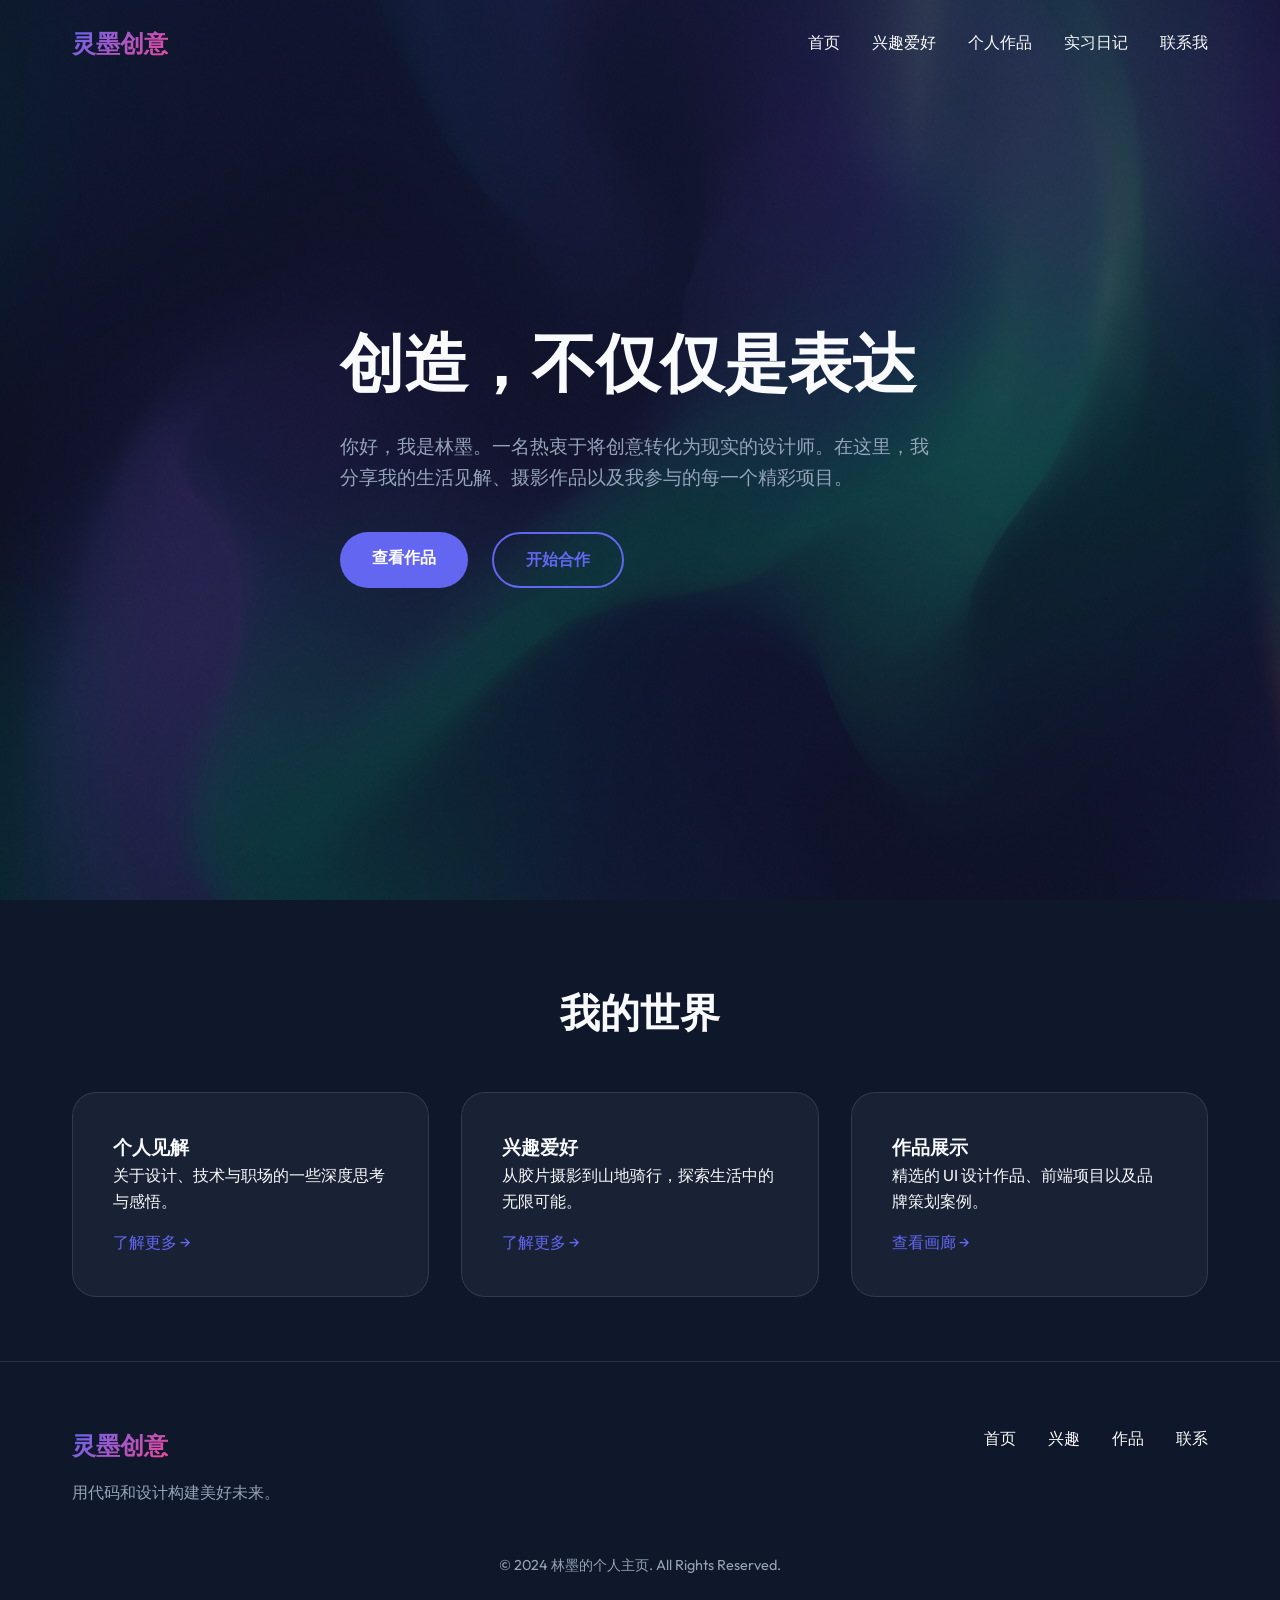
<file: index.html>
<!DOCTYPE html>
<html lang="zh-CN">
<head>
    <meta charset="UTF-8">
    <meta name="viewport" content="width=device-width, initial-scale=1.0">
    <title>个人主页 | 探索创意与生活</title>
    <link rel="stylesheet" href="css/style.css">
    <link href="https://fonts.googleapis.com/css2?family=Outfit:wght@300;400;600;800&family=Noto+Sans+SC:wght@300;400;700&display=swap" rel="stylesheet">
    <style>
        .hero {
            height: 100vh;
            display: flex;
            align-items: center;
            background: linear-gradient(rgba(15, 23, 42, 0.7), rgba(15, 23, 42, 0.7)), url('images/hero_bg.png');
            background-size: cover;
            background-position: center;
        }

        .hero-content h1 {
            font-size: 4rem;
            margin-bottom: 1rem;
            animation: fadeInUp 1s ease-out;
        }

        .hero-content p {
            font-size: 1.2rem;
            color: var(--text-muted);
            margin-bottom: 2.5rem;
            max-width: 600px;
            animation: fadeInUp 1s ease-out 0.2s backwards;
        }

        .cta-buttons {
            display: flex;
            gap: 1.5rem;
            animation: fadeInUp 1s ease-out 0.4s backwards;
        }

        .btn {
            padding: 0.8rem 2rem;
            border-radius: 50px;
            font-weight: 600;
            display: inline-block;
        }

        .btn-primary {
            background: var(--primary);
            color: white;
        }

        .btn-outline {
            border: 2px solid var(--primary);
            color: var(--primary);
        }

        .section-title {
            text-align: center;
            margin: 5rem 0 3rem;
            font-size: 2.5rem;
        }

        .features-grid {
            display: grid;
            grid-template-columns: repeat(auto-fit, minmax(300px, 1fr));
            gap: 2rem;
        }

        .feature-card {
            padding: 2.5rem;
            border-radius: 1.5rem;
            transition: var(--transition);
        }

        .feature-card:hover {
            transform: translateY(-10px);
            border-color: var(--primary);
        }

        @keyframes fadeInUp {
            from { opacity: 0; transform: translateY(30px); }
            to { opacity: 1; transform: translateY(0); }
        }
    </style>
</head>
<body>
    <div id="toast-container"></div>

    <header>
        <div class="container">
            <nav>
                <a href="index.html" class="logo">灵墨创意</a>
                <ul class="nav-links">
                    <li><a href="index.html">首页</a></li>
                    <li><a href="hobbies.html">兴趣爱好</a></li>
                    <li><a href="portfolio.html">个人作品</a></li>
                    <li><a href="diary.html">实习日记</a></li>
                    <li><a href="contact.html">联系我</a></li>
                </ul>
            </nav>
        </div>
    </header>

    <section class="hero">
        <div class="container">
            <div class="hero-content">
                <h1>创造，不仅仅是表达</h1>
                <p>你好，我是林墨。一名热衷于将创意转化为现实的设计师。在这里，我分享我的生活见解、摄影作品以及我参与的每一个精彩项目。</p>
                <div class="cta-buttons">
                    <a href="portfolio.html" class="btn btn-primary">查看作品</a>
                    <a href="contact.html" class="btn btn-outline">开始合作</a>
                </div>
            </div>
        </div>
    </section>

    <main class="container">
        <h2 class="section-title">我的世界</h2>
        <div class="features-grid">
            <div class="feature-card glass">
                <h3>个人见解</h3>
                <p>关于设计、技术与职场的一些深度思考与感悟。</p>
                <a href="hobbies.html" style="color: var(--primary); margin-top: 1rem; display: block;">了解更多 →</a>
            </div>
            <div class="feature-card glass">
                <h3>兴趣爱好</h3>
                <p>从胶片摄影到山地骑行，探索生活中的无限可能。</p>
                <a href="hobbies.html" style="color: var(--primary); margin-top: 1rem; display: block;">了解更多 →</a>
            </div>
            <div class="feature-card glass">
                <h3>作品展示</h3>
                <p>精选的 UI 设计作品、前端项目以及品牌策划案例。</p>
                <a href="portfolio.html" style="color: var(--primary); margin-top: 1rem; display: block;">查看画廊 →</a>
            </div>
        </div>
    </main>

    <footer>
        <div class="container">
            <div class="footer-content">
                <div class="footer-info">
                    <span class="logo">灵墨创意</span>
                    <p style="margin-top: 1rem; color: var(--text-muted);">用代码和设计构建美好未来。</p>
                </div>
                <ul class="nav-links">
                    <li><a href="index.html">首页</a></li>
                    <li><a href="hobbies.html">兴趣</a></li>
                    <li><a href="portfolio.html">作品</a></li>
                    <li><a href="contact.html">联系</a></li>
                </ul>
            </div>
            <div class="footer-bottom">
                <p>&copy; 2024 林墨的个人主页. All Rights Reserved.</p>
            </div>
        </div>
    </footer>

    <script src="js/main.js"></script>
</body>
</html>
</file>
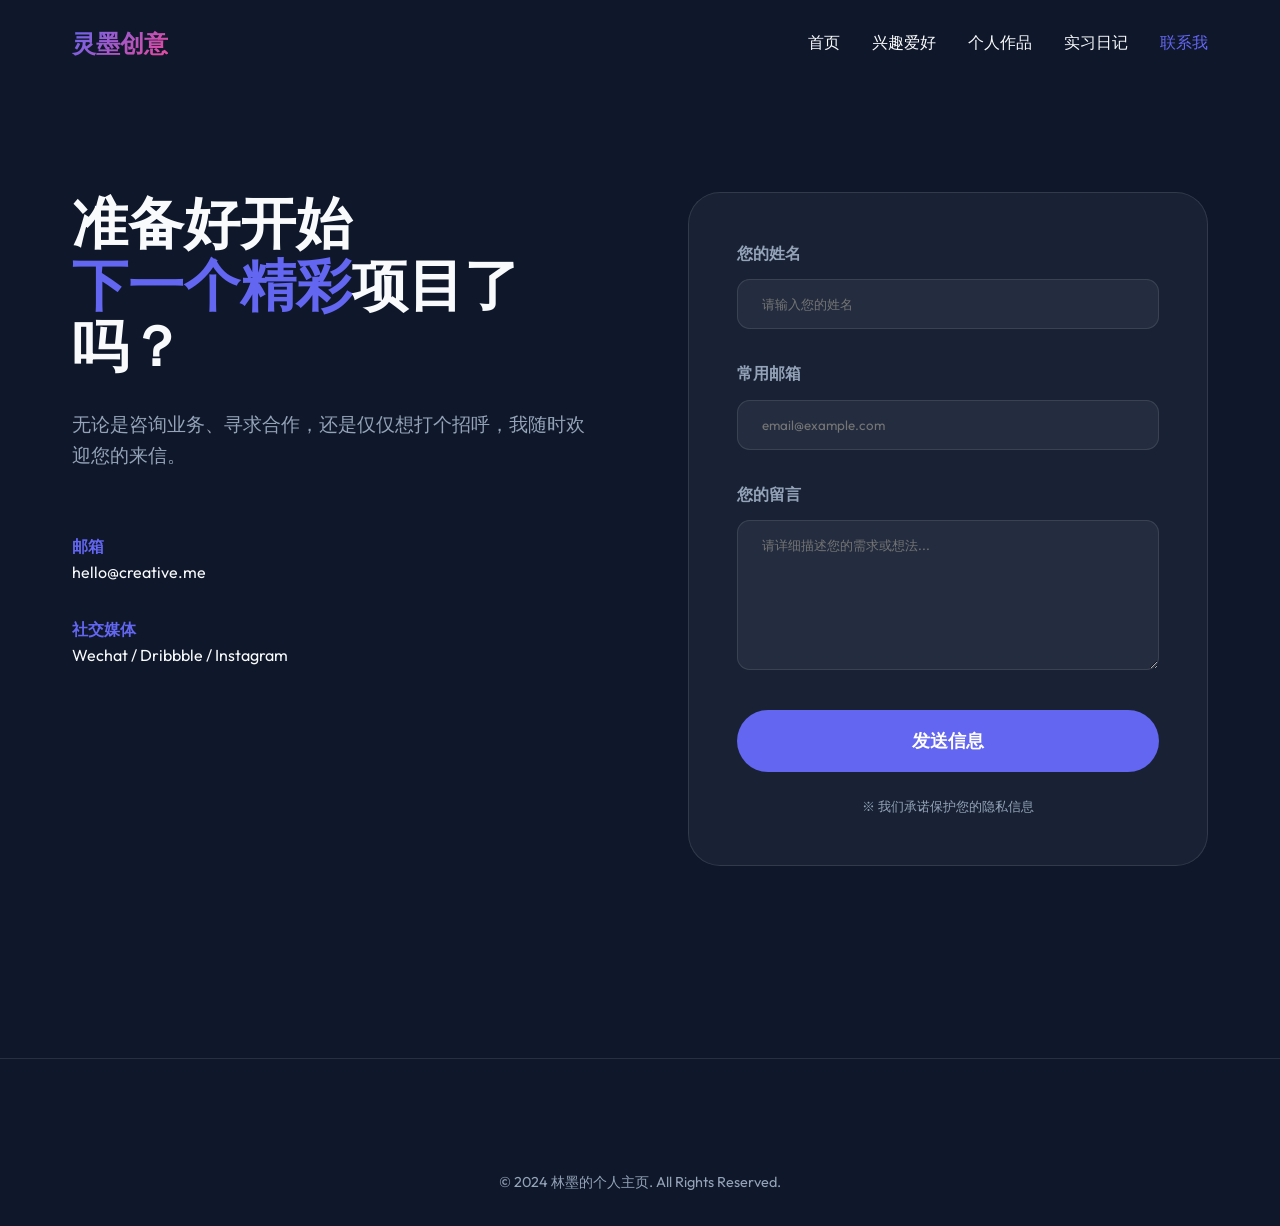
<file: contact.html>
<!DOCTYPE html>
<html lang="zh-CN">
<head>
    <meta charset="UTF-8">
    <meta name="viewport" content="width=device-width, initial-scale=1.0">
    <title>联系我 | 开启对话</title>
    <link rel="stylesheet" href="css/style.css">
    <link href="https://fonts.googleapis.com/css2?family=Outfit:wght@300;400;600;800&family=Noto+Sans+SC:wght@300;400;700&display=swap" rel="stylesheet">
    <style>
        .contact-container {
            padding: 12rem 0 8rem;
            display: grid;
            grid-template-columns: 1fr 1fr;
            gap: 6rem;
            align-items: start;
        }

        .contact-info h1 {
            font-size: 3.5rem;
            line-height: 1.1;
            margin-bottom: 2rem;
        }

        .contact-form-wrapper {
            padding: 3rem;
            border-radius: 2rem;
        }

        .form-group {
            margin-bottom: 2rem;
        }

        .form-group label {
            display: block;
            margin-bottom: 0.8rem;
            font-weight: 600;
            color: var(--text-muted);
        }

        .form-control {
            width: 100%;
            padding: 1rem 1.5rem;
            background: rgba(255, 255, 255, 0.05);
            border: 1px solid var(--glass-border);
            border-radius: 0.8rem;
            color: white;
            font-family: inherit;
            transition: var(--transition);
        }

        .form-control:focus {
            outline: none;
            border-color: var(--primary);
            background: rgba(255, 255, 255, 0.1);
        }

        textarea.form-control {
            min-height: 150px;
            resize: vertical;
        }

        .submit-btn {
            width: 100%;
            padding: 1.2rem;
            background: var(--primary);
            color: white;
            border: none;
            border-radius: 50px;
            font-size: 1.1rem;
            font-weight: 700;
            cursor: pointer;
            transition: var(--transition);
        }

        .submit-btn:hover {
            background: var(--primary-dark);
            transform: translateY(-3px);
            box-shadow: 0 10px 20px rgba(99, 102, 241, 0.3);
        }
    </style>
</head>
<body>
    <div id="toast-container"></div>
    <header class="glass scrolled">
        <div class="container"><nav>
            <a href="index.html" class="logo">灵墨创意</a>
            <ul class="nav-links">
                <li><a href="index.html">首页</a></li>
                <li><a href="hobbies.html">兴趣爱好</a></li>
                <li><a href="portfolio.html">个人作品</a></li>
                <li><a href="diary.html">实习日记</a></li>
                <li><a href="contact.html" style="color: var(--primary);">联系我</a></li>
            </ul>
        </nav></div>
    </header>

    <main class="container">
        <div class="contact-container">
            <div class="contact-info">
                <h1>准备好开始<br><span style="color: var(--primary);">下一个精彩</span>项目了吗？</h1>
                <p style="color: var(--text-muted); font-size: 1.2rem; margin-top: 2rem;">无论是咨询业务、寻求合作，还是仅仅想打个招呼，我随时欢迎您的来信。</p>
                
                <div style="margin-top: 4rem;">
                    <div style="margin-bottom: 2rem;">
                        <h4 style="color: var(--primary);">邮箱</h4>
                        <p>hello@creative.me</p>
                    </div>
                    <div>
                        <h4 style="color: var(--primary);">社交媒体</h4>
                        <p>Wechat / Dribbble / Instagram</p>
                    </div>
                </div>
            </div>

            <div class="contact-form-wrapper glass">
                <form id="contact-form">
                    <div class="form-group">
                        <label for="name">您的姓名</label>
                        <input type="text" id="name" class="form-control" placeholder="请输入您的姓名">
                    </div>
                    <div class="form-group">
                        <label for="email">常用邮箱</label>
                        <input type="email" id="email" class="form-control" placeholder="email@example.com">
                    </div>
                    <div class="form-group">
                        <label for="message">您的留言</label>
                        <textarea id="message" class="form-control" placeholder="请详细描述您的需求或想法..."></textarea>
                    </div>
                    <button type="submit" class="submit-btn shadow">发送信息</button>
                    <p style="text-align: center; font-size: 0.8rem; color: var(--text-muted); margin-top: 1.5rem;">※ 我们承诺保护您的隐私信息</p>
                </form>
            </div>
        </div>
    </main>

    <footer>
        <div class="container">
            <div class="footer-bottom">
                <p>&copy; 2024 林墨的个人主页. All Rights Reserved.</p>
            </div>
        </div>
    </footer>
    <script src="js/main.js"></script>
</body>
</html>
</file>
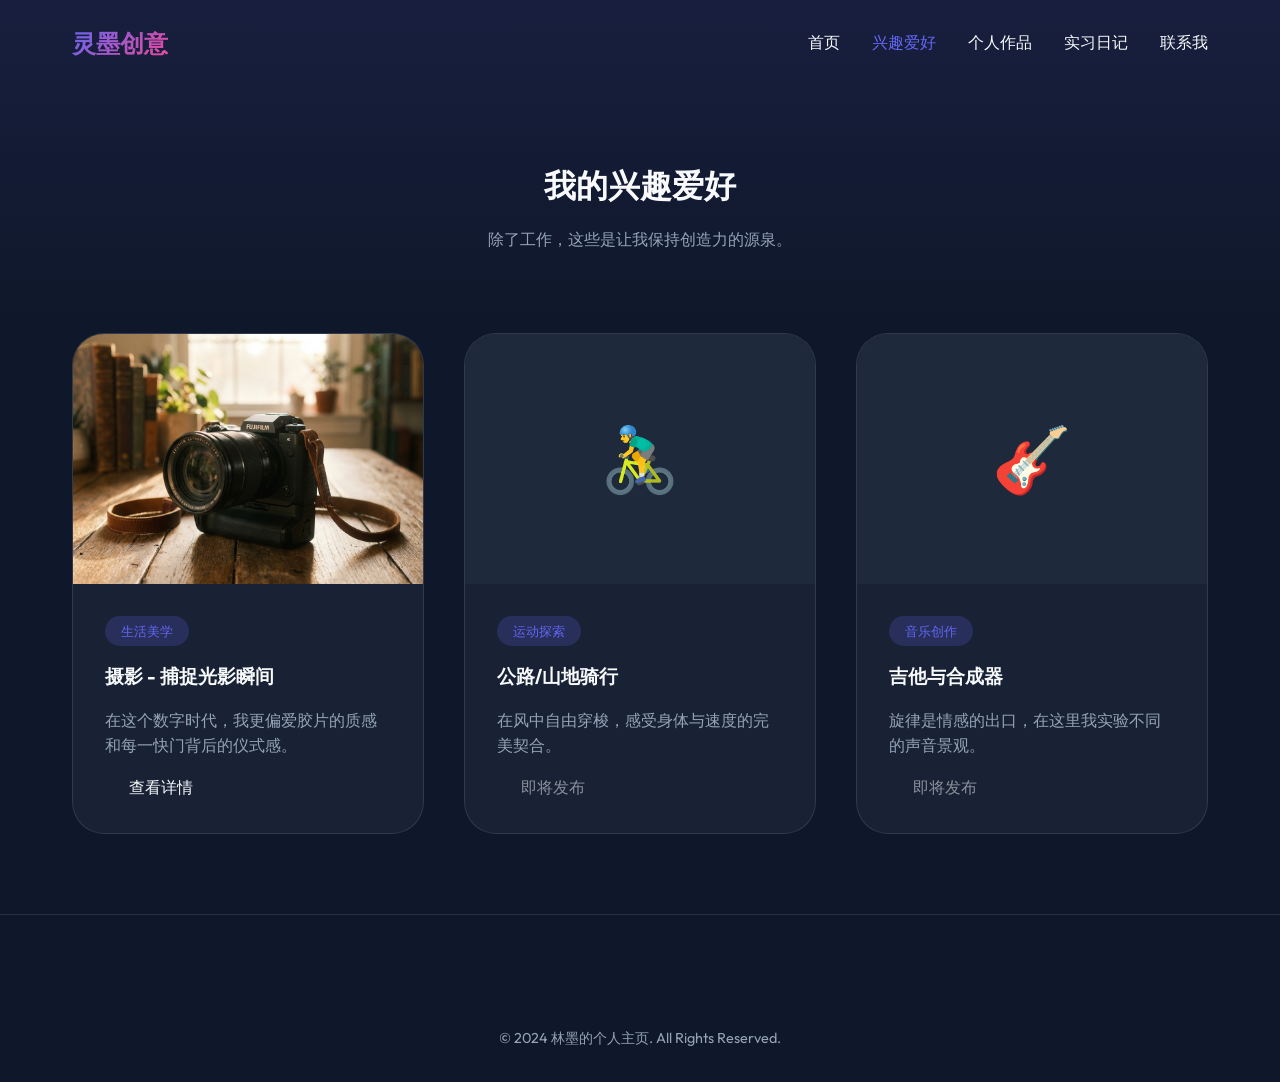
<file: hobbies.html>
<!DOCTYPE html>
<html lang="zh-CN">
<head>
    <meta charset="UTF-8">
    <meta name="viewport" content="width=device-width, initial-scale=1.0">
    <title>兴趣爱好 | 灵感来源</title>
    <link rel="stylesheet" href="css/style.css">
    <link href="https://fonts.googleapis.com/css2?family=Outfit:wght@300;400;600;800&family=Noto+Sans+SC:wght@300;400;700&display=swap" rel="stylesheet">
    <style>
        .page-header {
            padding: 10rem 0 5rem;
            text-align: center;
            background: linear-gradient(to bottom, rgba(99, 102, 241, 0.1), transparent);
        }

        .hobby-grid {
            display: grid;
            grid-template-columns: repeat(auto-fill, minmax(350px, 1fr));
            gap: 2.5rem;
            margin-bottom: 5rem;
        }

        .hobby-card {
            border-radius: 2rem;
            overflow: hidden;
            transition: var(--transition);
        }

        .hobby-image {
            height: 250px;
            background-size: cover;
            background-position: center;
        }

        .hobby-info {
            padding: 2rem;
        }

        .tag {
            background: rgba(99, 102, 241, 0.2);
            padding: 0.3rem 1rem;
            border-radius: 20px;
            font-size: 0.8rem;
            color: var(--primary);
            margin-bottom: 1rem;
            display: inline-block;
        }
    </style>
</head>
<body>
    <div id="toast-container"></div>
    <header class="glass scrolled">
        <div class="container">
            <nav>
                <a href="index.html" class="logo">灵墨创意</a>
                <ul class="nav-links">
                    <li><a href="index.html">首页</a></li>
                    <li><a href="hobbies.html" style="color: var(--primary);">兴趣爱好</a></li>
                    <li><a href="portfolio.html">个人作品</a></li>
                    <li><a href="diary.html">实习日记</a></li>
                    <li><a href="contact.html">联系我</a></li>
                </ul>
            </nav>
        </div>
    </header>

    <div class="page-header">
        <div class="container">
            <h1>我的兴趣爱好</h1>
            <p style="color: var(--text-muted); margin-top: 1rem;">除了工作，这些是让我保持创造力的源泉。</p>
        </div>
    </div>

    <main class="container">
        <div class="hobby-grid">
            <div class="hobby-card glass">
                <div class="hobby-image" style="background-image: url('images/hobby_photography.png');"></div>
                <div class="hobby-info">
                    <span class="tag">生活美学</span>
                    <h3>摄影 - 捕捉光影瞬间</h3>
                    <p style="color: var(--text-muted); margin: 1rem 0;">在这个数字时代，我更偏爱胶片的质感和每一快门背后的仪式感。</p>
                    <a href="hobby-detail.html" class="btn btn-outline" style="padding: 0.5rem 1.5rem;">查看详情</a>
                </div>
            </div>

            <div class="hobby-card glass">
                <div class="hobby-image" style="background-color: #1e293b; display: flex; align-items: center; justify-content: center;">
                    <span style="font-size: 4rem;">🚴‍♂️</span>
                </div>
                <div class="hobby-info">
                    <span class="tag">运动探索</span>
                    <h3>公路/山地骑行</h3>
                    <p style="color: var(--text-muted); margin: 1rem 0;">在风中自由穿梭，感受身体与速度的完美契合。</p>
                    <a href="#" class="btn btn-outline" style="padding: 0.5rem 1.5rem; opacity: 0.5; pointer-events: none;">即将发布</a>
                </div>
            </div>

            <div class="hobby-card glass">
                <div class="hobby-image" style="background-color: #1e293b; display: flex; align-items: center; justify-content: center;">
                    <span style="font-size: 4rem;">🎸</span>
                </div>
                <div class="hobby-info">
                    <span class="tag">音乐创作</span>
                    <h3>吉他与合成器</h3>
                    <p style="color: var(--text-muted); margin: 1rem 0;">旋律是情感的出口，在这里我实验不同的声音景观。</p>
                    <a href="#" class="btn btn-outline" style="padding: 0.5rem 1.5rem; opacity: 0.5; pointer-events: none;">即将发布</a>
                </div>
            </div>
        </div>
    </main>

    <footer>
        <div class="container">
            <div class="footer-bottom">
                <p>&copy; 2024 林墨的个人主页. All Rights Reserved.</p>
            </div>
        </div>
    </footer>
    <script src="js/main.js"></script>
</body>
</html>
</file>
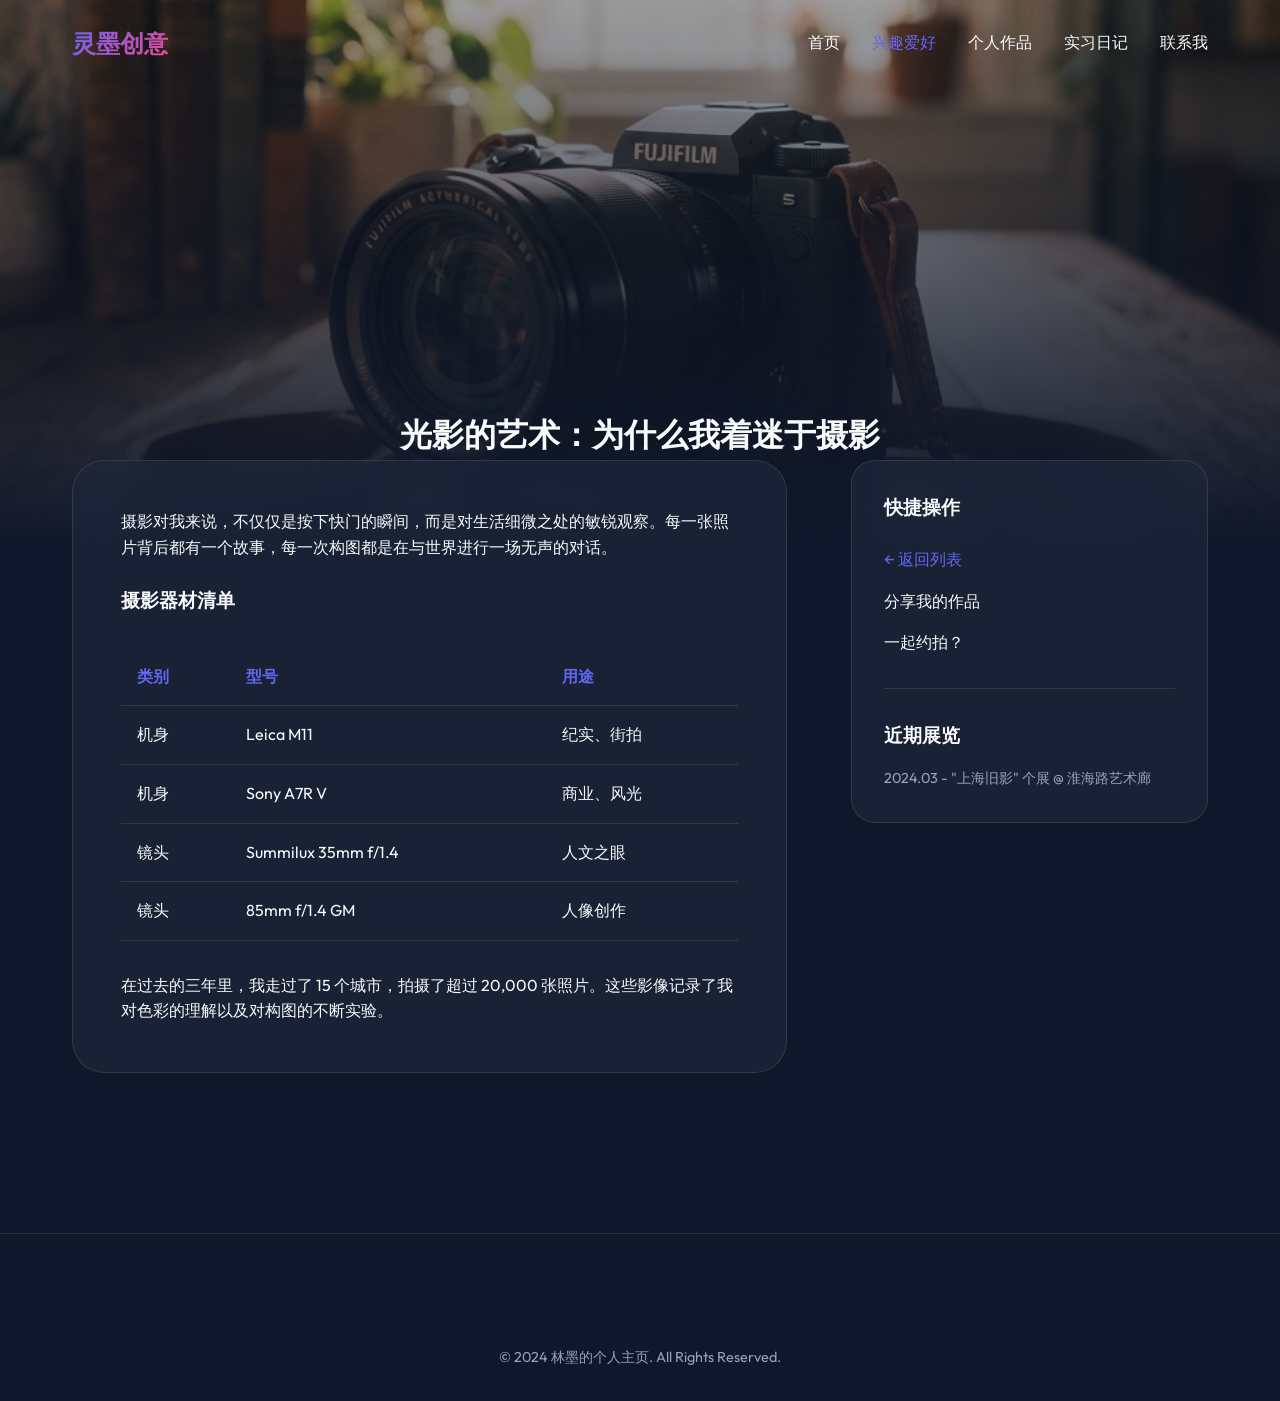
<file: hobby-detail.html>
<!DOCTYPE html>
<html lang="zh-CN">
<head>
    <meta charset="UTF-8">
    <meta name="viewport" content="width=device-width, initial-scale=1.0">
    <title>摄影详情 | 林墨的作品集</title>
    <link rel="stylesheet" href="css/style.css">
    <link href="https://fonts.googleapis.com/css2?family=Outfit:wght@300;400;600;800&family=Noto+Sans+SC:wght@300;400;700&display=swap" rel="stylesheet">
    <style>
        .detail-hero {
            height: 60vh;
            background: linear-gradient(rgba(15, 23, 42, 0.4), var(--bg-dark)), url('images/hobby_photography.png');
            background-size: cover;
            background-position: center;
            display: flex;
            align-items: flex-end;
            padding-bottom: 5rem;
        }

        .content-area {
            display: grid;
            grid-template-columns: 2fr 1fr;
            gap: 4rem;
            margin-top: -5rem;
            position: relative;
            z-index: 10;
        }

        .article-content {
            padding: 3rem;
            border-radius: 2rem;
        }

        .stats-table {
            width: 100%;
            border-collapse: collapse;
            margin: 2rem 0;
        }

        .stats-table th, .stats-table td {
            padding: 1rem;
            text-align: left;
            border-bottom: 1px solid var(--glass-border);
        }

        .stats-table th {
            color: var(--primary);
            font-weight: 600;
        }

        .sidebar-box {
            padding: 2rem;
            border-radius: 1.5rem;
            height: fit-content;
        }
    </style>
</head>
<body>
    <div id="toast-container"></div>
    <header class="glass scrolled">
        <div class="container"><nav>
            <a href="index.html" class="logo">灵墨创意</a>
            <ul class="nav-links">
                <li><a href="index.html">首页</a></li>
                <li><a href="hobbies.html" style="color: var(--primary);">兴趣爱好</a></li>
                <li><a href="portfolio.html">个人作品</a></li>
                <li><a href="diary.html">实习日记</a></li>
                    <li><a href="contact.html">联系我</a></li>
            </ul>
        </nav></div>
    </header>

    <div class="detail-hero">
        <div class="container">
            <h1>光影的艺术：为什么我着迷于摄影</h1>
        </div>
    </div>

    <main class="container">
        <div class="content-area">
            <article class="article-content glass">
                <p>摄影对我来说，不仅仅是按下快门的瞬间，而是对生活细微之处的敏锐观察。每一张照片背后都有一个故事，每一次构图都是在与世界进行一场无声的对话。</p>
                <br>
                <h3>摄影器材清单</h3>
                <table class="stats-table">
                    <thead>
                        <tr>
                            <th>类别</th>
                            <th>型号</th>
                            <th>用途</th>
                        </tr>
                    </thead>
                    <tbody>
                        <tr>
                            <td>机身</td>
                            <td>Leica M11</td>
                            <td>纪实、街拍</td>
                        </tr>
                        <tr>
                            <td>机身</td>
                            <td>Sony A7R V</td>
                            <td>商业、风光</td>
                        </tr>
                        <tr>
                            <td>镜头</td>
                            <td>Summilux 35mm f/1.4</td>
                            <td>人文之眼</td>
                        </tr>
                        <tr>
                            <td>镜头</td>
                            <td>85mm f/1.4 GM</td>
                            <td>人像创作</td>
                        </tr>
                    </tbody>
                </table>
                <p>在过去的三年里，我走过了 15 个城市，拍摄了超过 20,000 张照片。这些影像记录了我对色彩的理解以及对构图的不断实验。</p>
            </article>

            <aside class="sidebar-box glass">
                <h3>快捷操作</h3>
                <ul style="margin-top: 1.5rem; display: flex; flex-direction: column; gap: 1rem;">
                    <li><a href="hobbies.html" style="color: var(--primary);">← 返回列表</a></li>
                    <li><a href="#">分享我的作品</a></li>
                    <li><a href="contact.html">一起约拍？</a></li>
                </ul>
                <hr style="margin: 2rem 0; border: none; border-top: 1px solid var(--glass-border);">
                <h3>近期展览</h3>
                <p style="font-size: 0.9rem; color: var(--text-muted); margin-top: 1rem;">2024.03 - "上海旧影" 个展 @ 淮海路艺术廊</p>
            </aside>
        </div>
    </main>

    <footer style="margin-top: 10rem;">
        <div class="container">
            <div class="footer-bottom">
                <p>&copy; 2024 林墨的个人主页. All Rights Reserved.</p>
            </div>
        </div>
    </footer>
    <script src="js/main.js"></script>
</body>
</html>
</file>
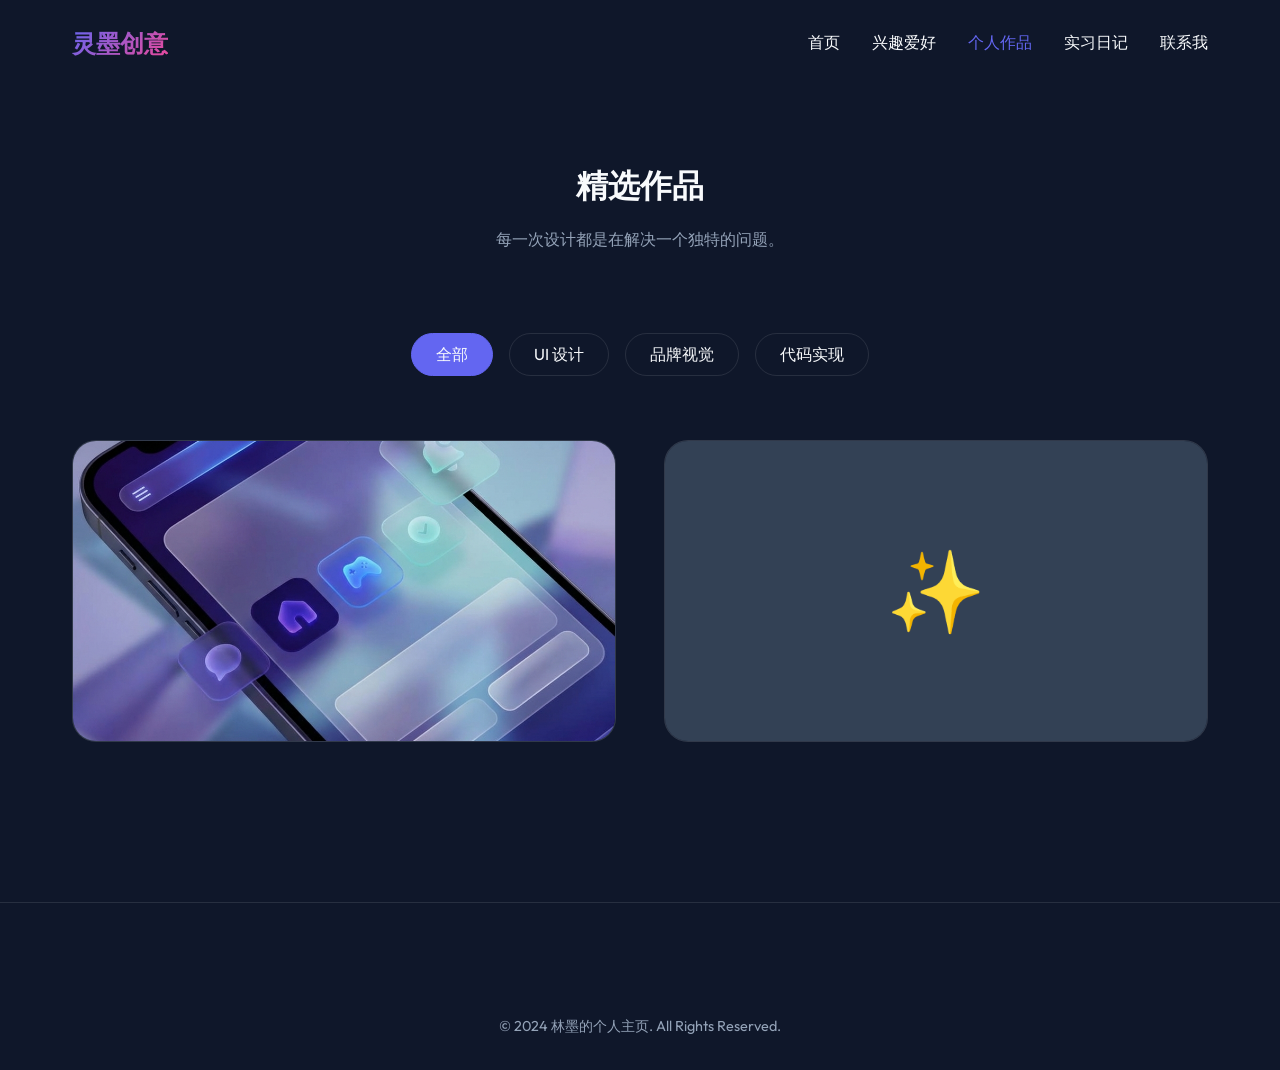
<file: portfolio.html>
<!DOCTYPE html>
<html lang="zh-CN">
<head>
    <meta charset="UTF-8">
    <meta name="viewport" content="width=device-width, initial-scale=1.0">
    <title>个人作品 | 创意实践</title>
    <link rel="stylesheet" href="css/style.css">
    <link href="https://fonts.googleapis.com/css2?family=Outfit:wght@300;400;600;800&family=Noto+Sans+SC:wght@300;400;700&display=swap" rel="stylesheet">
    <style>
        .page-header {
            padding: 10rem 0 5rem;
            text-align: center;
        }

        .filter-tabs {
            display: flex;
            justify-content: center;
            gap: 1rem;
            margin-bottom: 4rem;
        }

        .tab {
            padding: 0.5rem 1.5rem;
            border-radius: 30px;
            cursor: pointer;
            border: 1px solid var(--glass-border);
            transition: var(--transition);
        }

        .tab.active {
            background: var(--primary);
            border-color: var(--primary);
        }

        .portfolio-grid {
            display: grid;
            grid-template-columns: repeat(auto-fill, minmax(400px, 1fr));
            gap: 3rem;
        }

        .work-card {
            border-radius: 1.5rem;
            overflow: hidden;
            position: relative;
        }

        .work-img {
            height: 300px;
            background-size: cover;
            background-position: center;
            transition: transform 0.5s ease;
        }

        .work-card:hover .work-img {
            transform: scale(1.05);
        }

        .work-overlay {
            position: absolute;
            inset: 0;
            background: linear-gradient(to top, rgba(15, 23, 42, 0.9), transparent);
            padding: 2rem;
            display: flex;
            flex-direction: column;
            justify-content: flex-end;
            opacity: 0;
            transition: var(--transition);
        }

        .work-card:hover .work-overlay {
            opacity: 1;
        }
    </style>
</head>
<body>
    <div id="toast-container"></div>
    <header class="glass scrolled">
        <div class="container"><nav>
            <a href="index.html" class="logo">灵墨创意</a>
            <ul class="nav-links">
                <li><a href="index.html">首页</a></li>
                <li><a href="hobbies.html">兴趣爱好</a></li>
                <li><a href="portfolio.html" style="color: var(--primary);">个人作品</a></li>
                <li><a href="diary.html">实习日记</a></li>
                    <li><a href="contact.html">联系我</a></li>
            </ul>
        </nav></div>
    </header>

    <div class="page-header">
        <div class="container">
            <h1>精选作品</h1>
            <p style="color: var(--text-muted); margin-top: 1rem;">每一次设计都是在解决一个独特的问题。</p>
        </div>
    </div>

    <main class="container">
        <div class="filter-tabs">
            <div class="tab active" data-filter="all">全部</div>
            <div class="tab" data-filter="ui">UI 设计</div>
            <div class="tab" data-filter="branding">品牌视觉</div>
            <div class="tab" data-filter="code">代码实现</div>
        </div>

        <div class="portfolio-grid">
            <div class="work-card glass" data-category="ui">
                <div class="work-img" style="background-image: url('images/work_ui_design.png');"></div>
                <div class="work-overlay">
                    <h3>Neo-Finance App</h3>
                    <p style="font-size: 0.9rem; margin: 0.5rem 0 1rem;">基于新拟态风格的个人资产管理应用设计。</p>
                    <a href="work-detail.html" class="btn btn-primary" style="padding: 0.4rem 1.2rem; font-size: 0.9rem; width: fit-content;">查看案例</a>
                </div>
            </div>

            <div class="work-card glass" data-category="branding">
                <div class="work-img" style="background-color: #334155; display: flex; align-items: center; justify-content: center; font-size: 5rem;">✨</div>
                <div class="work-overlay">
                    <h3>Solar Logo Design</h3>
                    <p style="font-size: 0.9rem; margin: 0.5rem 0 1rem;">为一家可再生能源公司打造的全套品牌识别系统。</p>
                    <a href="solar-detail.html" class="btn btn-primary" style="padding: 0.4rem 1.2rem; font-size: 0.9rem; width: fit-content;">查看案例</a>
                </div>
            </div>
        </div>
    </main>

    <footer style="margin-top: 10rem;">
        <div class="container">
            <div class="footer-bottom">
                <p>&copy; 2024 林墨的个人主页. All Rights Reserved.</p>
            </div>
        </div>
    </footer>
    <script src="js/main.js"></script>
</body>
</html>
</file>
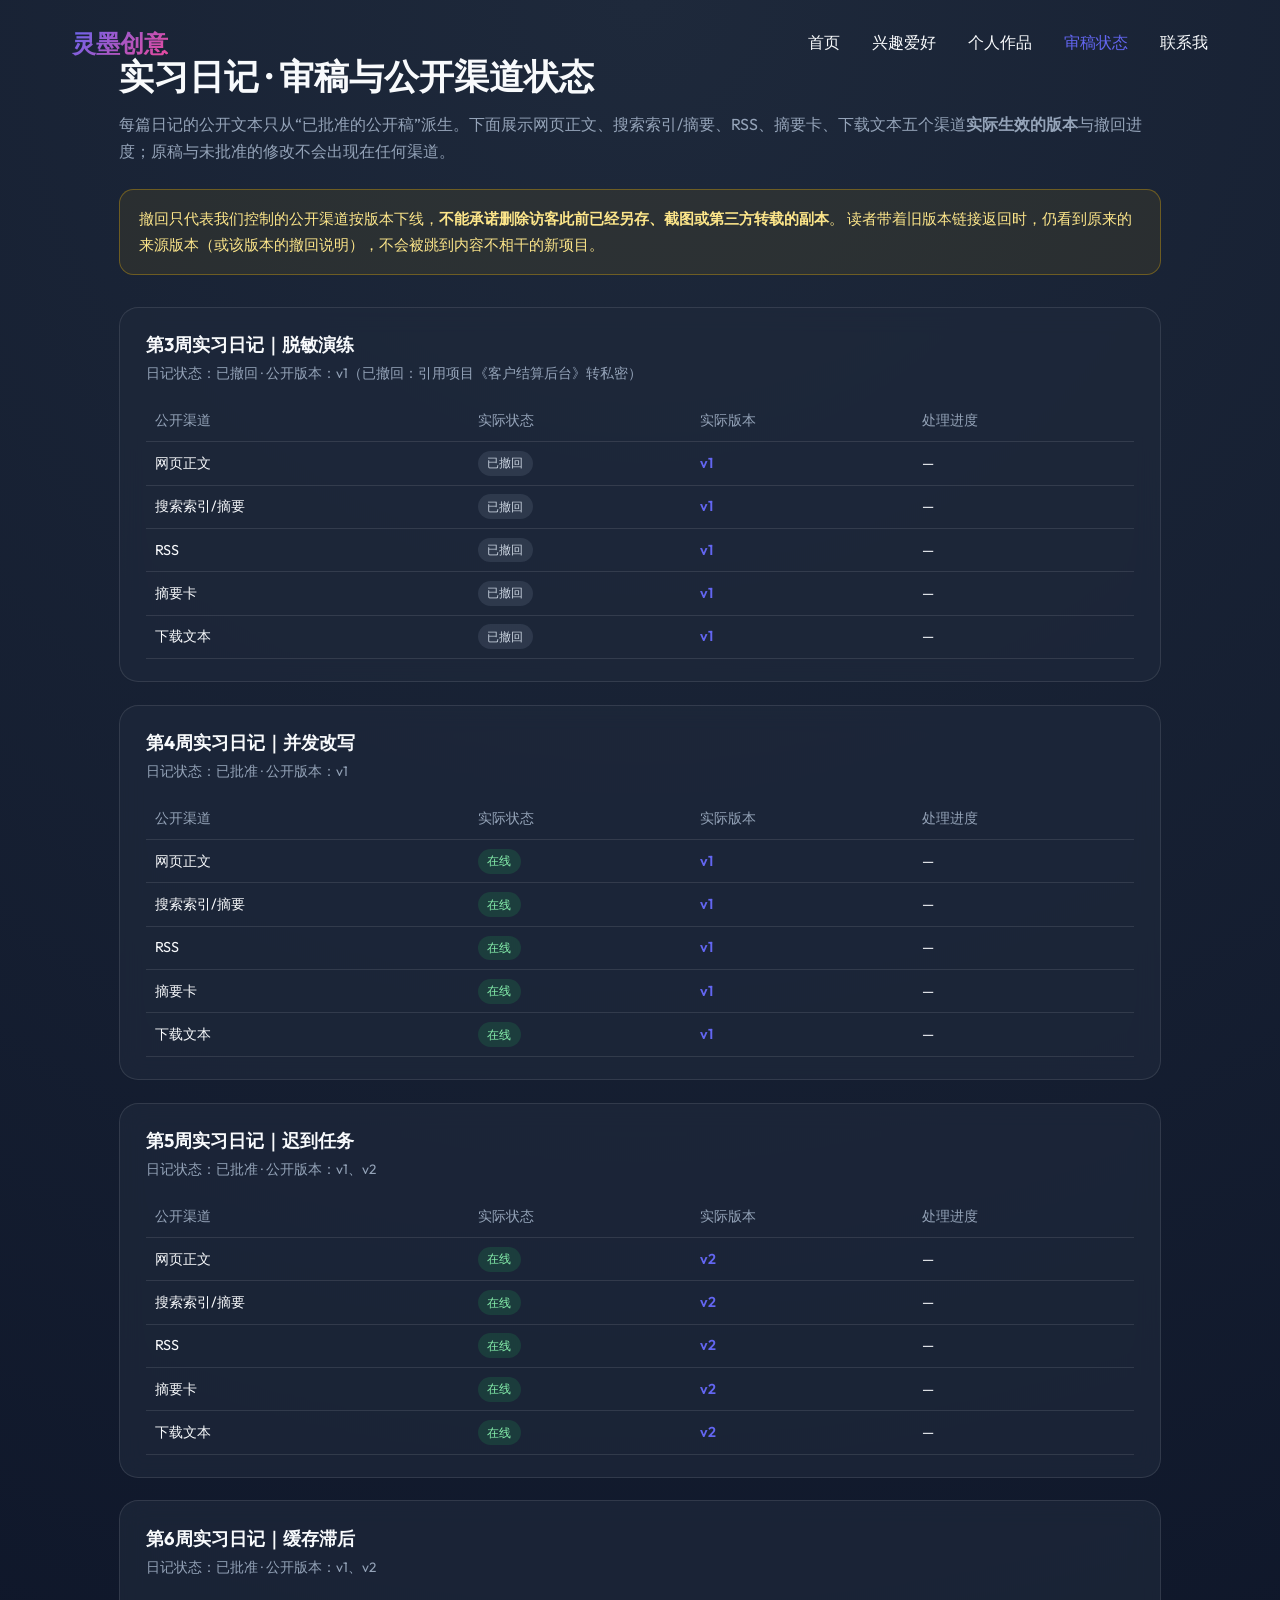
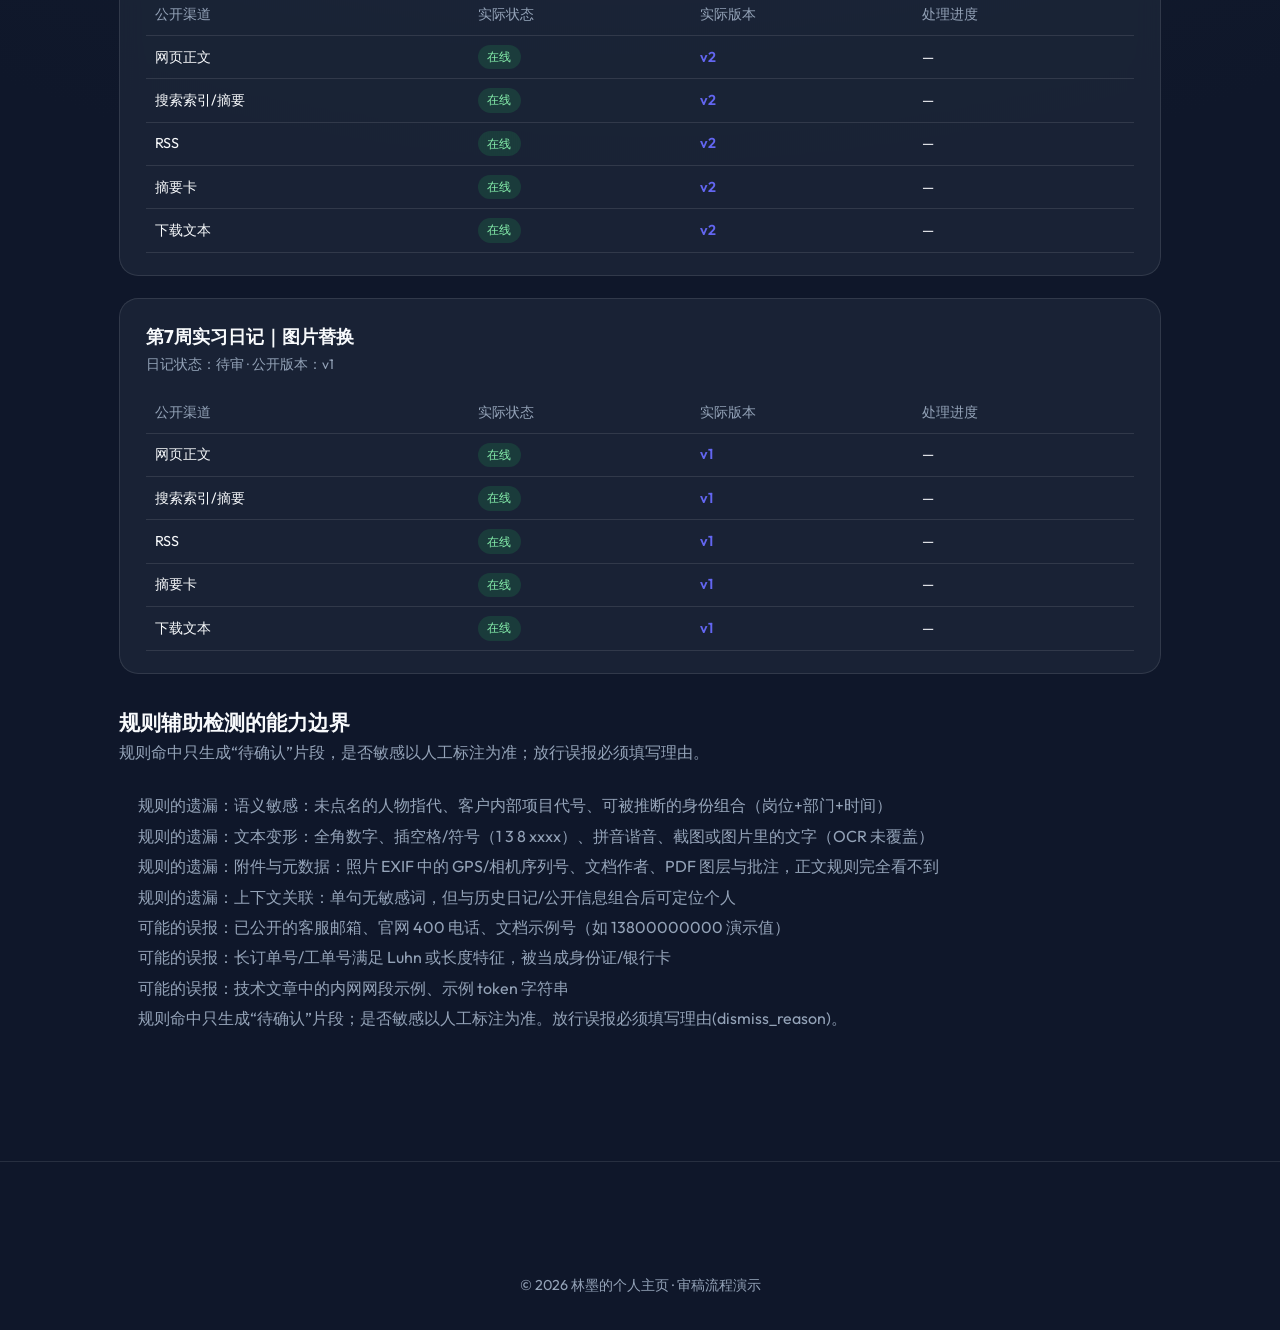
<file: review-status.html>
<!DOCTYPE html>
<html lang="zh-CN">
<head>
    <meta charset="UTF-8">
    <meta name="viewport" content="width=device-width, initial-scale=1.0">
    <title>审稿与公开渠道状态 | 灵墨创意</title>
    <link rel="stylesheet" href="css/style.css">
    <link href="https://fonts.googleapis.com/css2?family=Outfit:wght@300;400;600;800&family=Noto+Sans+SC:wght@300;400;700&display=swap" rel="stylesheet">
    <style>
        body { background: radial-gradient(circle at top, #1e293b 0%, var(--bg-dark) 60%); min-height: 100vh; }
        .wrap { max-width: 1080px; margin: 0 auto; padding: 2rem 1.2rem 4rem; }
        h1 { font-size: 2.2rem; margin: 1rem 0 .4rem; }
        .sub { color: var(--text-muted); margin-bottom: 1.5rem; line-height: 1.7; }
        .notice { border: 1px solid rgba(234,179,8,.35); background: rgba(234,179,8,.08); border-radius: .9rem; padding: 1rem 1.2rem; color: #fde68a; font-size: .95rem; line-height: 1.7; margin-bottom: 2rem; }
        .entry { background: var(--card-bg); border: 1px solid var(--glass-border); border-radius: 1.2rem; padding: 1.4rem 1.6rem; margin-bottom: 1.4rem; backdrop-filter: blur(12px); }
        .entry h3 { margin: 0 0 .2rem; font-size: 1.15rem; }
        .entry-meta { color: var(--text-muted); font-size: .85rem; margin-bottom: 1rem; }
        table { width: 100%; border-collapse: collapse; font-size: .9rem; }
        th, td { text-align: left; padding: .55rem .6rem; border-bottom: 1px solid var(--glass-border); }
        th { color: var(--text-muted); font-weight: 400; }
        .pill { display: inline-block; padding: .15rem .6rem; border-radius: 999px; font-size: .78rem; }
        .live { background: rgba(34,197,94,.15); color: #86efac; }
        .withdrawing { background: rgba(234,179,8,.15); color: #fde047; }
        .withdrawn, .not-published { background: rgba(148,163,184,.15); color: #cbd5e1; }
        .ver { color: var(--primary); font-weight: 600; }
        .versions { margin-top: .8rem; font-size: .85rem; color: var(--text-muted); }
        .rulebox { margin-top: 2rem; }
        .rulebox h2 { font-size: 1.3rem; }
        .rulebox ul { color: var(--text-muted); line-height: 1.9; padding-left: 1.2rem; }
        #status-root .loading { color: var(--text-muted); }
    </style>
</head>
<body>
    <div id="toast-container"></div>
    <header>
        <div class="container">
            <nav>
                <a href="index.html" class="logo">灵墨创意</a>
                <ul class="nav-links">
                    <li><a href="index.html">首页</a></li>
                    <li><a href="hobbies.html">兴趣爱好</a></li>
                    <li><a href="portfolio.html">个人作品</a></li>
                    <li><a href="review-status.html" style="color:var(--primary)">审稿状态</a></li>
                    <li><a href="contact.html">联系我</a></li>
                </ul>
            </nav>
        </div>
    </header>

    <main class="wrap">
        <h1>实习日记 · 审稿与公开渠道状态</h1>
        <p class="sub">每篇日记的公开文本只从“已批准的公开稿”派生。下面展示网页正文、搜索索引/摘要、RSS、摘要卡、下载文本五个渠道<b>实际生效的版本</b>与撤回进度；原稿与未批准的修改不会出现在任何渠道。</p>
        <div class="notice">
            撤回只代表我们控制的公开渠道按版本下线，<b>不能承诺删除访客此前已经另存、截图或第三方转载的副本</b>。
            读者带着旧版本链接返回时，仍看到原来的来源版本（或该版本的撤回说明），不会被跳到内容不相干的新项目。
        </div>
        <div id="status-root"><p class="loading">正在读取状态数据…</p></div>

        <div class="rulebox">
            <h2>规则辅助检测的能力边界</h2>
            <p class="sub">规则命中只生成“待确认”片段，是否敏感以人工标注为准；放行误报必须填写理由。</p>
            <ul id="rule-limits"></ul>
        </div>
    </main>

    <footer>
        <div class="container">
            <div class="footer-bottom">
                <p>&copy; 2026 林墨的个人主页 · 审稿流程演示</p>
            </div>
        </div>
    </footer>

    <!-- file:// 直接打开时 fetch 可能受限：内嵌一份演示快照作为兜底 -->
    <script id="fallback-status" type="application/json">
{ "generated_at": null, "entries": [], "rule_limits": { "misses": [], "falsePositives": [], "policy": "" }, "channel_name": {}, "fallback": true,
  "notice": "当前为内嵌兜底快照：请运行 node review-workflow/demo.js 生成 data/status.json，或通过 HTTP 访问本页以获取最新状态。" }
    </script>
    <script>
        const CN_STATUS = { live: '在线', withdrawing: '撤回中', withdrawn: '已撤回', not_published: '未发布' };
        const ENTRY_STATUS = { editing: '编辑中', awaiting_review: '待审', approved: '已批准', revision_changed: '原稿已改·待重审', withdrawn: '已撤回' };

        function esc(s) {
            return String(s ?? '').replace(/[&<>"']/g, (c) => ({ '&': '&amp;', '<': '&lt;', '>': '&gt;', '"': '&quot;', "'": '&#39;' }[c]));
        }

        function render(data) {
            if (data.fallback) {
                const n = document.createElement('div');
                n.className = 'notice';
                n.textContent = data.notice;
                document.getElementById('status-root').replaceChildren(n);
            } else {
                const root = document.getElementById('status-root');
                root.replaceChildren(...data.entries.map((entry) => {
                    const box = document.createElement('div');
                    box.className = 'entry';
                    const rows = entry.channels.map((c) => `
                        <tr>
                            <td>${esc(data.channel_name[c.channel] || c.channel)}</td>
                            <td><span class="pill ${esc(c.status)}">${CN_STATUS[c.status] || esc(c.status)}</span></td>
                            <td>${c.effective_seq == null ? '—' : `<span class="ver">v${c.effective_seq}</span>`}</td>
                            <td>${c.pending_jobs ? c.pending_jobs + ' 个任务排队' : '—'}</td>
                        </tr>`).join('');
                    const versions = entry.public_versions.map((v) => `v${v.seq}${v.withdrawn ? '（已撤回' + (v.reason ? '：' + esc(v.reason) : '') + '）' : ''}`).join('、') || '无公开稿';
                    box.innerHTML = `
                        <h3>${esc(entry.title)}</h3>
                        <div class="entry-meta">日记状态：${ENTRY_STATUS[entry.entry_status] || esc(entry.entry_status)} · 公开版本：${versions}</div>
                        <table>
                            <thead><tr><th>公开渠道</th><th>实际状态</th><th>实际版本</th><th>处理进度</th></tr></thead>
                            <tbody>${rows}</tbody>
                        </table>`;
                    return box;
                }));
            }
            const ul = document.getElementById('rule-limits');
            const rl = data.rule_limits || {};
            const items = [
                ...(rl.misses || []).map((t) => `规则的遗漏：${t}`),
                ...(rl.falsePositives || []).map((t) => `可能的误报：${t}`),
            ];
            if (rl.policy) items.push(rl.policy);
            ul.replaceChildren(...items.map((t) => {
                const li = document.createElement('li');
                li.textContent = t;
                return li;
            }));
        }

        async function load() {
            try {
                const res = await fetch('data/status.json', { cache: 'no-store' });
                if (!res.ok) throw new Error('http ' + res.status);
                render(await res.json());
            } catch (err) {
                render(JSON.parse(document.getElementById('fallback-status').textContent));
            }
        }
        load();
    </script>
</body>
</html>
</file>
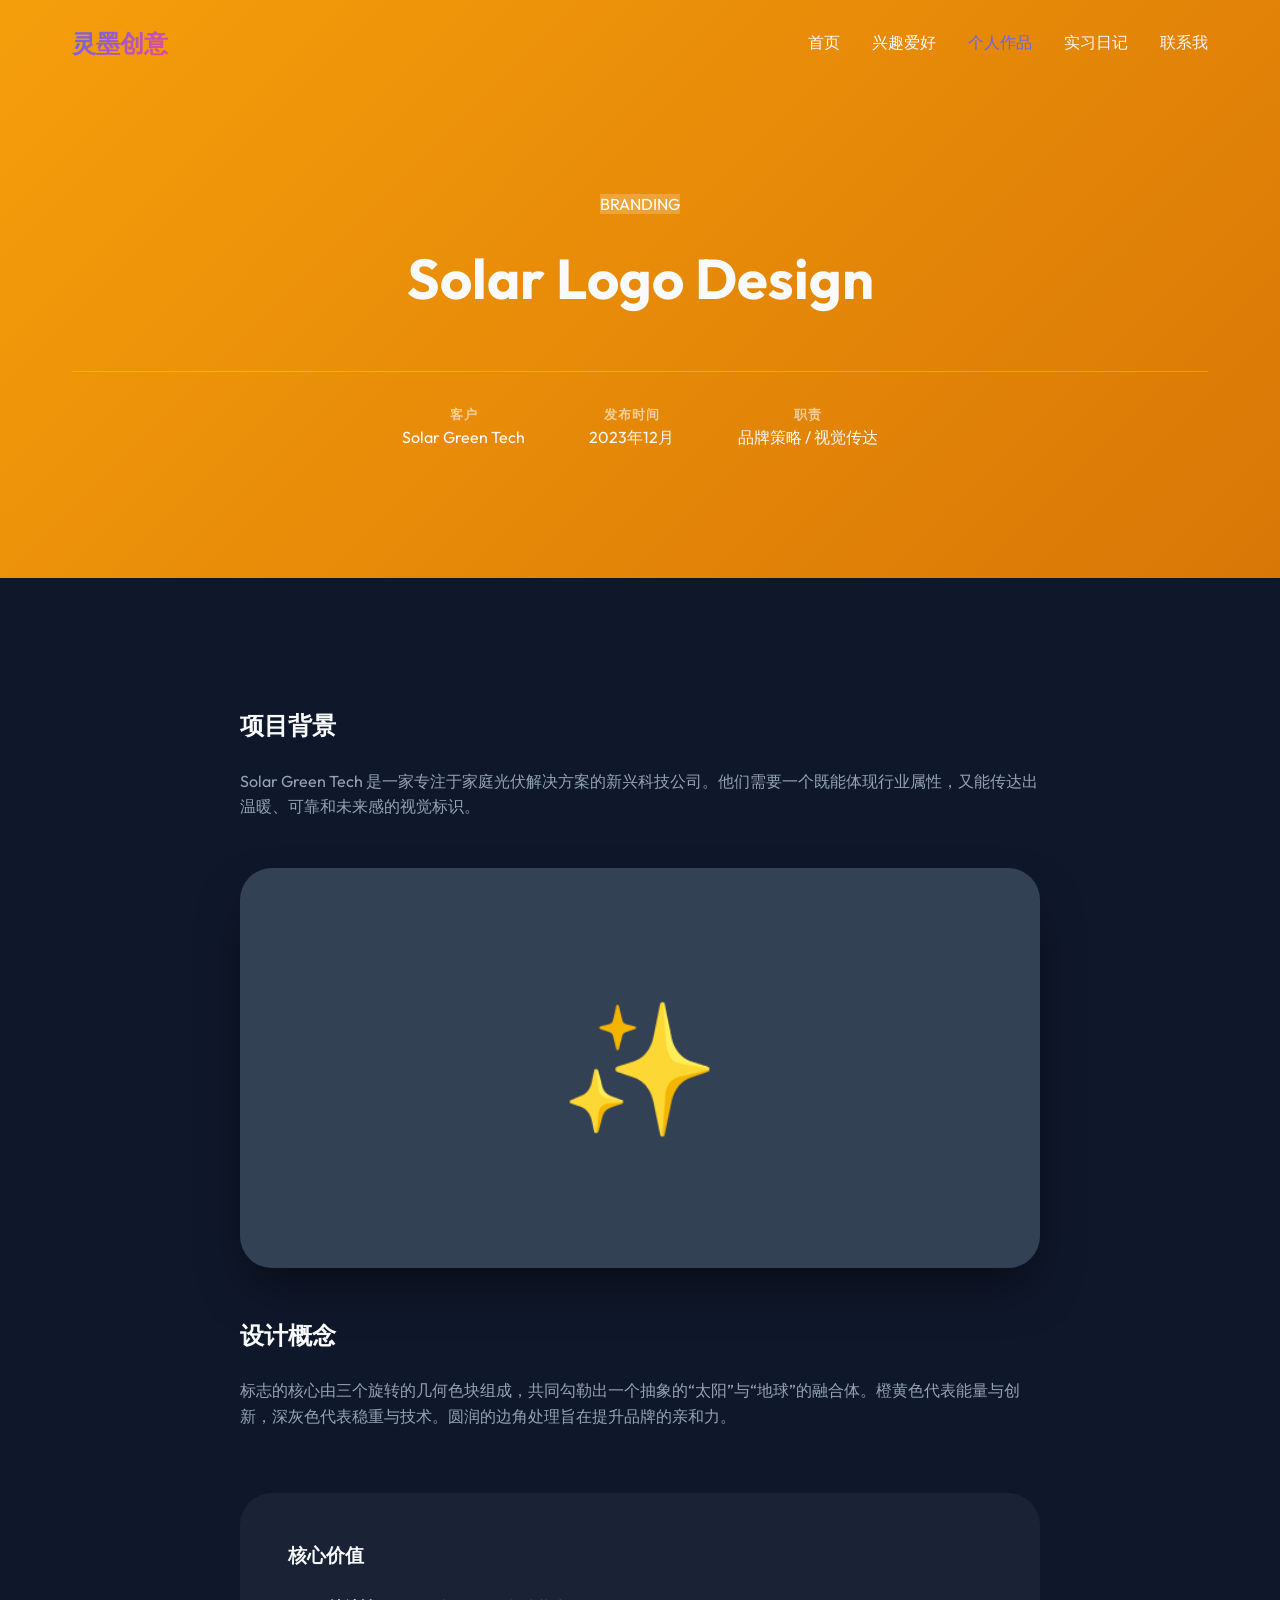
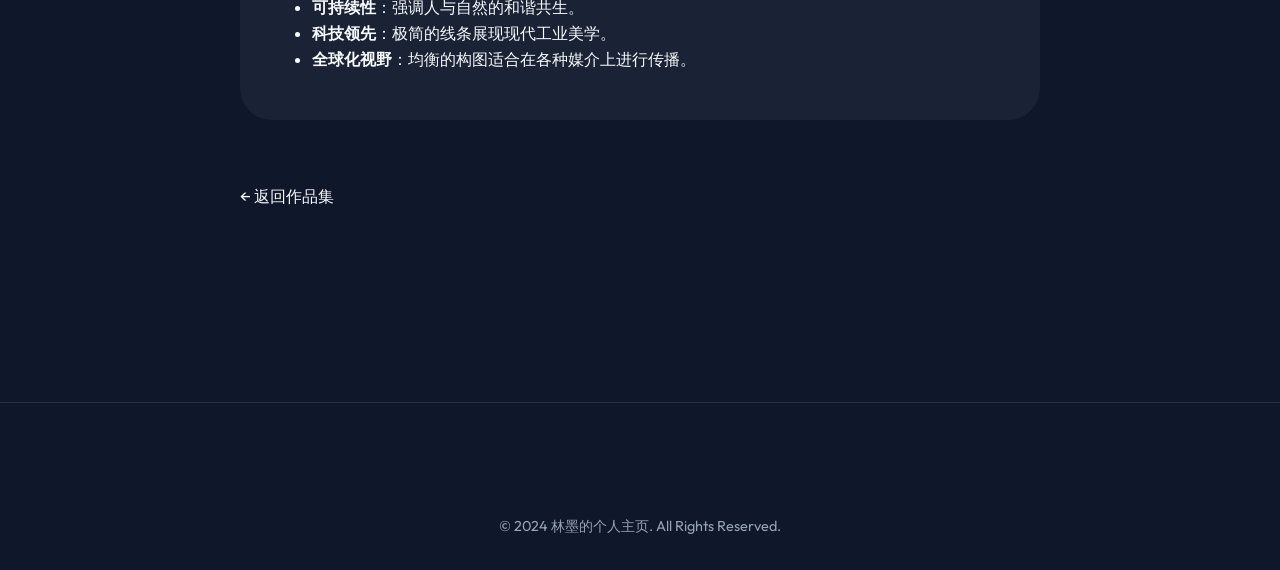
<file: solar-detail.html>
<!DOCTYPE html>
<html lang="zh-CN">
<head>
    <meta charset="UTF-8">
    <meta name="viewport" content="width=device-width, initial-scale=1.0">
    <title>Solar Logo Design | 品牌案例研究</title>
    <link rel="stylesheet" href="css/style.css">
    <link href="https://fonts.googleapis.com/css2?family=Outfit:wght@300;400;600;800&family=Noto+Sans+SC:wght@300;400;700&display=swap" rel="stylesheet">
    <style>
        .work-hero {
            padding: 12rem 0 6rem;
            background: linear-gradient(135deg, #f59e0b 0%, #d97706 100%);
            text-align: center;
        }

        .work-metadata {
            display: flex;
            justify-content: center;
            gap: 4rem;
            margin-top: 3rem;
            padding: 2rem;
            border-top: 1px solid rgba(255, 255, 255, 0.2);
        }

        .meta-item h4 {
            color: rgba(255, 255, 255, 0.6);
            font-size: 0.8rem;
            text-transform: uppercase;
            letter-spacing: 1px;
        }

        .section-padding {
            padding: 8rem 0;
        }

        .case-content {
            max-width: 800px;
            margin: 0 auto;
        }

        .case-image {
            width: 100%;
            border-radius: 2rem;
            margin: 3rem 0;
            box-shadow: 0 25px 50px -12px rgba(0, 0, 0, 0.5);
            background: #334155;
            display: flex;
            align-items: center;
            justify-content: center;
            font-size: 8rem;
            min-height: 400px;
        }
    </style>
</head>
<body>
    <div id="toast-container"></div>
    <header class="glass scrolled">
        <div class="container"><nav>
            <a href="index.html" class="logo">灵墨创意</a>
            <ul class="nav-links">
                <li><a href="index.html">首页</a></li>
                <li><a href="hobbies.html">兴趣爱好</a></li>
                <li><a href="portfolio.html" style="color: var(--primary);">个人作品</a></li>
                <li><a href="diary.html">实习日记</a></li>
                    <li><a href="contact.html">联系我</a></li>
            </ul>
        </nav></div>
    </header>

    <div class="work-hero">
        <div class="container">
            <span class="tag" style="background: rgba(255,255,255,0.2); color: white;">BRANDING</span>
            <h1 style="font-size: 3.5rem; margin-top: 1rem;">Solar Logo Design</h1>
            <div class="work-metadata">
                <div class="meta-item">
                    <h4>客户</h4>
                    <p>Solar Green Tech</p>
                </div>
                <div class="meta-item">
                    <h4>发布时间</h4>
                    <p>2023年12月</p>
                </div>
                <div class="meta-item">
                    <h4>职责</h4>
                    <p>品牌策略 / 视觉传达</p>
                </div>
            </div>
        </div>
    </div>

    <main class="container section-padding">
        <div class="case-content">
            <h2>项目背景</h2>
            <p style="color: var(--text-muted); margin-top: 1.5rem;">Solar Green Tech 是一家专注于家庭光伏解决方案的新兴科技公司。他们需要一个既能体现行业属性，又能传达出温暖、可靠和未来感的视觉标识。</p>
            
            <div class="case-image">✨</div>

            <h2>设计概念</h2>
            <p style="color: var(--text-muted); margin-top: 1.5rem;">标志的核心由三个旋转的几何色块组成，共同勾勒出一个抽象的“太阳”与“地球”的融合体。橙黄色代表能量与创新，深灰色代表稳重与技术。圆润的边角处理旨在提升品牌的亲和力。</p>
            
            <div style="background: var(--card-bg); padding: 3rem; border-radius: 2rem; margin: 4rem 0;">
                <h3>核心价值</h3>
                <ul style="margin-top: 1.5rem; list-style: disc; padding-left: 1.5rem;">
                    <li><strong>可持续性</strong>：强调人与自然的和谐共生。</li>
                    <li><strong>科技领先</strong>：极简的线条展现现代工业美学。</li>
                    <li><strong>全球化视野</strong>：均衡的构图适合在各种媒介上进行传播。</li>
                </ul>
            </div>

            <a href="portfolio.html" class="btn btn-outline">← 返回作品集</a>
        </div>
    </main>

    <footer>
        <div class="container">
            <div class="footer-bottom">
                <p>&copy; 2024 林墨的个人主页. All Rights Reserved.</p>
            </div>
        </div>
    </footer>
    <script src="js/main.js"></script>
</body>
</html>
</file>
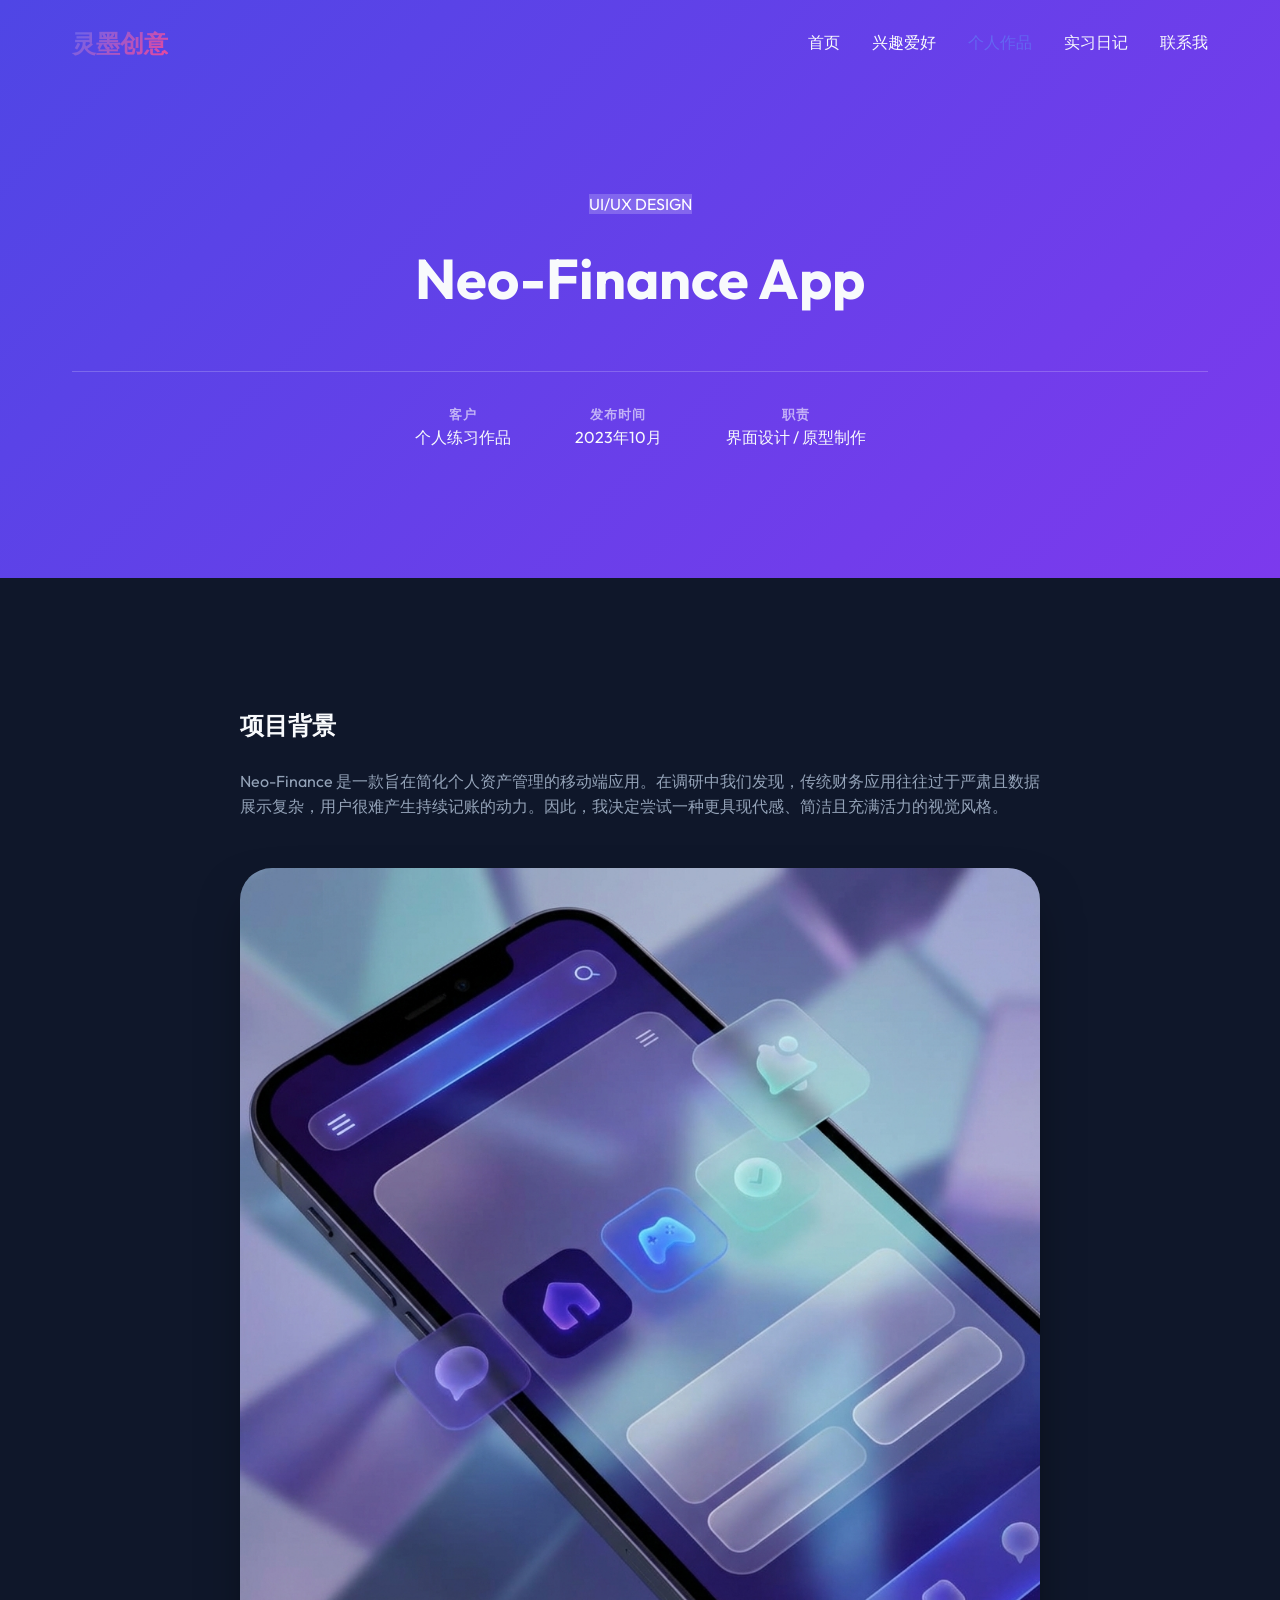
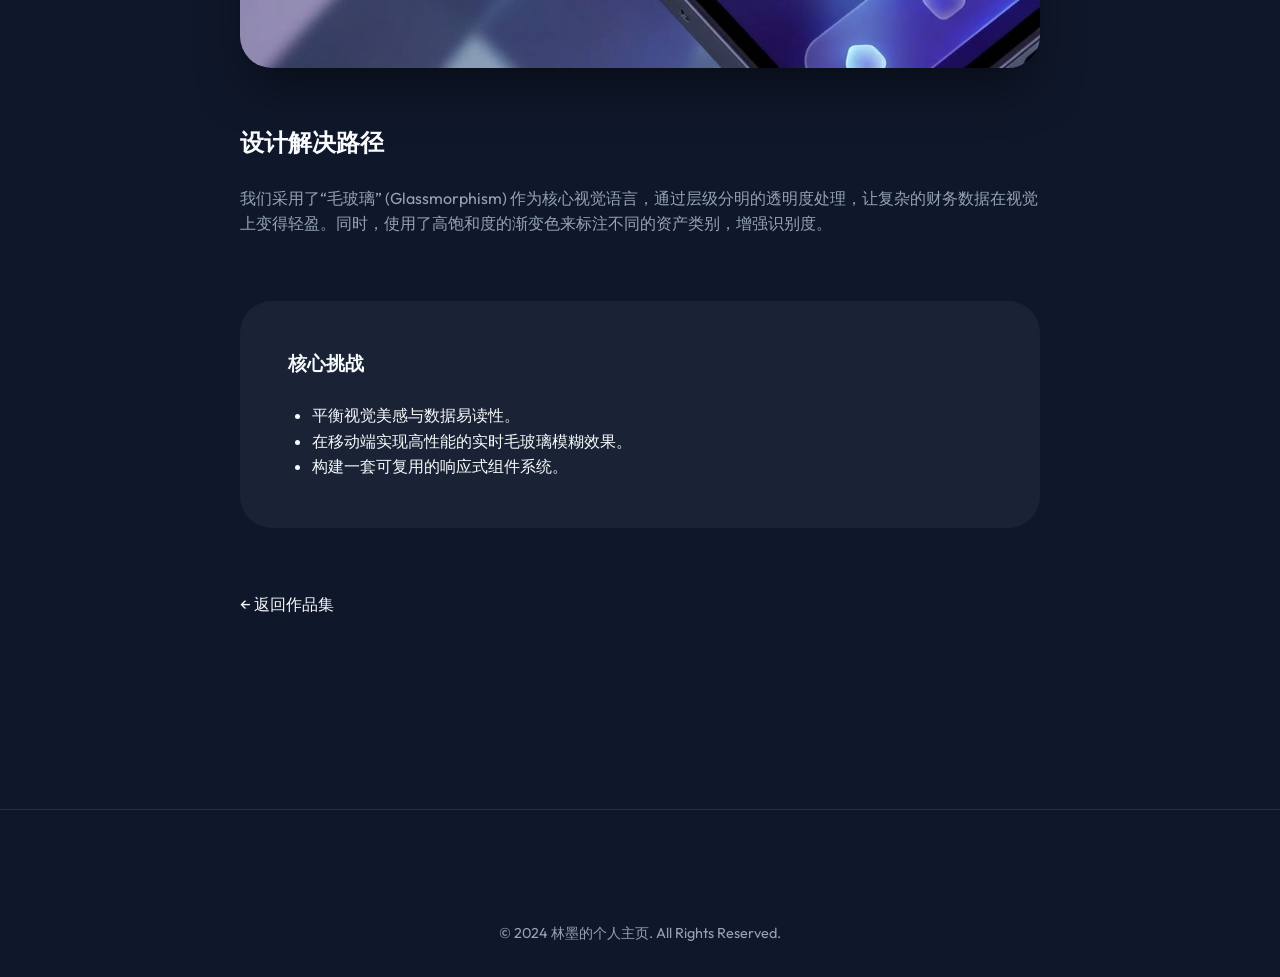
<file: work-detail.html>
<!DOCTYPE html>
<html lang="zh-CN">
<head>
    <meta charset="UTF-8">
    <meta name="viewport" content="width=device-width, initial-scale=1.0">
    <title>Neo-Finance App | 案例研究</title>
    <link rel="stylesheet" href="css/style.css">
    <link href="https://fonts.googleapis.com/css2?family=Outfit:wght@300;400;600;800&family=Noto+Sans+SC:wght@300;400;700&display=swap" rel="stylesheet">
    <style>
        .work-hero {
            padding: 12rem 0 6rem;
            background: linear-gradient(135deg, #4f46e5 0%, #7c3aed 100%);
            text-align: center;
        }

        .work-metadata {
            display: flex;
            justify-content: center;
            gap: 4rem;
            margin-top: 3rem;
            padding: 2rem;
            border-top: 1px solid rgba(255, 255, 255, 0.2);
        }

        .meta-item h4 {
            color: rgba(255, 255, 255, 0.6);
            font-size: 0.8rem;
            text-transform: uppercase;
            letter-spacing: 1px;
        }

        .section-padding {
            padding: 8rem 0;
        }

        .case-content {
            max-width: 800px;
            margin: 0 auto;
        }

        .case-image {
            width: 100%;
            border-radius: 2rem;
            margin: 3rem 0;
            box-shadow: 0 25px 50px -12px rgba(0, 0, 0, 0.5);
        }
    </style>
</head>
<body>
    <div id="toast-container"></div>
    <header class="glass scrolled">
        <div class="container"><nav>
            <a href="index.html" class="logo">灵墨创意</a>
            <ul class="nav-links">
                <li><a href="index.html">首页</a></li>
                <li><a href="hobbies.html">兴趣爱好</a></li>
                <li><a href="portfolio.html" style="color: var(--primary);">个人作品</a></li>
                <li><a href="diary.html">实习日记</a></li>
                    <li><a href="contact.html">联系我</a></li>
            </ul>
        </nav></div>
    </header>

    <div class="work-hero">
        <div class="container">
            <span class="tag" style="background: rgba(255,255,255,0.2); color: white;">UI/UX DESIGN</span>
            <h1 style="font-size: 3.5rem; margin-top: 1rem;">Neo-Finance App</h1>
            <div class="work-metadata">
                <div class="meta-item">
                    <h4>客户</h4>
                    <p>个人练习作品</p>
                </div>
                <div class="meta-item">
                    <h4>发布时间</h4>
                    <p>2023年10月</p>
                </div>
                <div class="meta-item">
                    <h4>职责</h4>
                    <p>界面设计 / 原型制作</p>
                </div>
            </div>
        </div>
    </div>

    <main class="container section-padding">
        <div class="case-content">
            <h2>项目背景</h2>
            <p style="color: var(--text-muted); margin-top: 1.5rem;">Neo-Finance 是一款旨在简化个人资产管理的移动端应用。在调研中我们发现，传统财务应用往往过于严肃且数据展示复杂，用户很难产生持续记账的动力。因此，我决定尝试一种更具现代感、简洁且充满活力的视觉风格。</p>
            
            <img src="images/work_ui_design.png" alt="Neo-Finance App Design" class="case-image">

            <h2>设计解决路径</h2>
            <p style="color: var(--text-muted); margin-top: 1.5rem;">我们采用了“毛玻璃” (Glassmorphism) 作为核心视觉语言，通过层级分明的透明度处理，让复杂的财务数据在视觉上变得轻盈。同时，使用了高饱和度的渐变色来标注不同的资产类别，增强识别度。</p>
            
            <div style="background: var(--card-bg); padding: 3rem; border-radius: 2rem; margin: 4rem 0;">
                <h3>核心挑战</h3>
                <ul style="margin-top: 1.5rem; list-style: disc; padding-left: 1.5rem;">
                    <li>平衡视觉美感与数据易读性。</li>
                    <li>在移动端实现高性能的实时毛玻璃模糊效果。</li>
                    <li>构建一套可复用的响应式组件系统。</li>
                </ul>
            </div>

            <a href="portfolio.html" class="btn btn-outline">← 返回作品集</a>
        </div>
    </main>

    <footer>
        <div class="container">
            <div class="footer-bottom">
                <p>&copy; 2024 林墨的个人主页. All Rights Reserved.</p>
            </div>
        </div>
    </footer>
    <script src="js/main.js"></script>
</body>
</html>
</file>
<file: css/style.css>
:root {
    --primary: #6366f1;
    --primary-dark: #4f46e5;
    --secondary: #ec4899;
    --bg-dark: #0f172a;
    --card-bg: rgba(30, 41, 59, 0.7);
    --glass-border: rgba(255, 255, 255, 0.1);
    --text-white: #f8fafc;
    --text-muted: #94a3b8;
    --font-main: 'Outfit', 'Inter', -apple-system, sans-serif;
    --transition: all 0.3s cubic-bezier(0.4, 0, 0.2, 1);
}

* {
    margin: 0;
    padding: 0;
    box-sizing: border-box;
}

body {
    background-color: var(--bg-dark);
    color: var(--text-white);
    font-family: var(--font-main);
    line-height: 1.6;
    overflow-x: hidden;
}

a {
    text-decoration: none;
    color: inherit;
    transition: var(--transition);
}

ul {
    list-style: none;
}

/* Glassmorphism Utility */
.glass {
    background: var(--card-bg);
    backdrop-filter: blur(12px);
    -webkit-backdrop-filter: blur(12px);
    border: 1px solid var(--glass-border);
}

/* Base Components */
.container {
    max-width: 1200px;
    margin: 0 auto;
    padding: 0 2rem;
}

header {
    position: fixed;
    top: 0;
    width: 100%;
    z-index: 1000;
    padding: 1.5rem 0;
    transition: var(--transition);
}

header.scrolled {
    padding: 1rem 0;
    background: rgba(15, 23, 42, 0.9);
}

nav {
    display: flex;
    justify-content: space-between;
    align-items: center;
}

.logo {
    font-size: 1.5rem;
    font-weight: 800;
    background: linear-gradient(135deg, var(--primary), var(--secondary));
    -webkit-background-clip: text;
    -webkit-text-fill-color: transparent;
}

.nav-links {
    display: flex;
    gap: 2rem;
}

.nav-links a:hover {
    color: var(--primary);
}

/* Toast/Notification System */
#toast-container {
    position: fixed;
    top: 2rem;
    right: 2rem;
    z-index: 1001;
}

.toast {
    padding: 1rem 2rem;
    border-radius: 0.75rem;
    margin-bottom: 1rem;
    animation: slideIn 0.3s ease-out;
    display: flex;
    align-items: center;
    gap: 0.75rem;
    font-weight: 500;
}

.toast.success { background: #10b981; }
.toast.error { background: #ef4444; }

@keyframes slideIn {
    from { transform: translateX(100%); opacity: 0; }
    to { transform: translateX(0); opacity: 1; }
}

/* Footer */
footer {
    padding: 4rem 0 2rem;
    border-top: 1px solid var(--glass-border);
    margin-top: 4rem;
}

.footer-content {
    display: flex;
    justify-content: space-between;
    flex-wrap: wrap;
    gap: 2rem;
}

.footer-bottom {
    text-align: center;
    margin-top: 3rem;
    color: var(--text-muted);
    font-size: 0.9rem;
}
</file>
